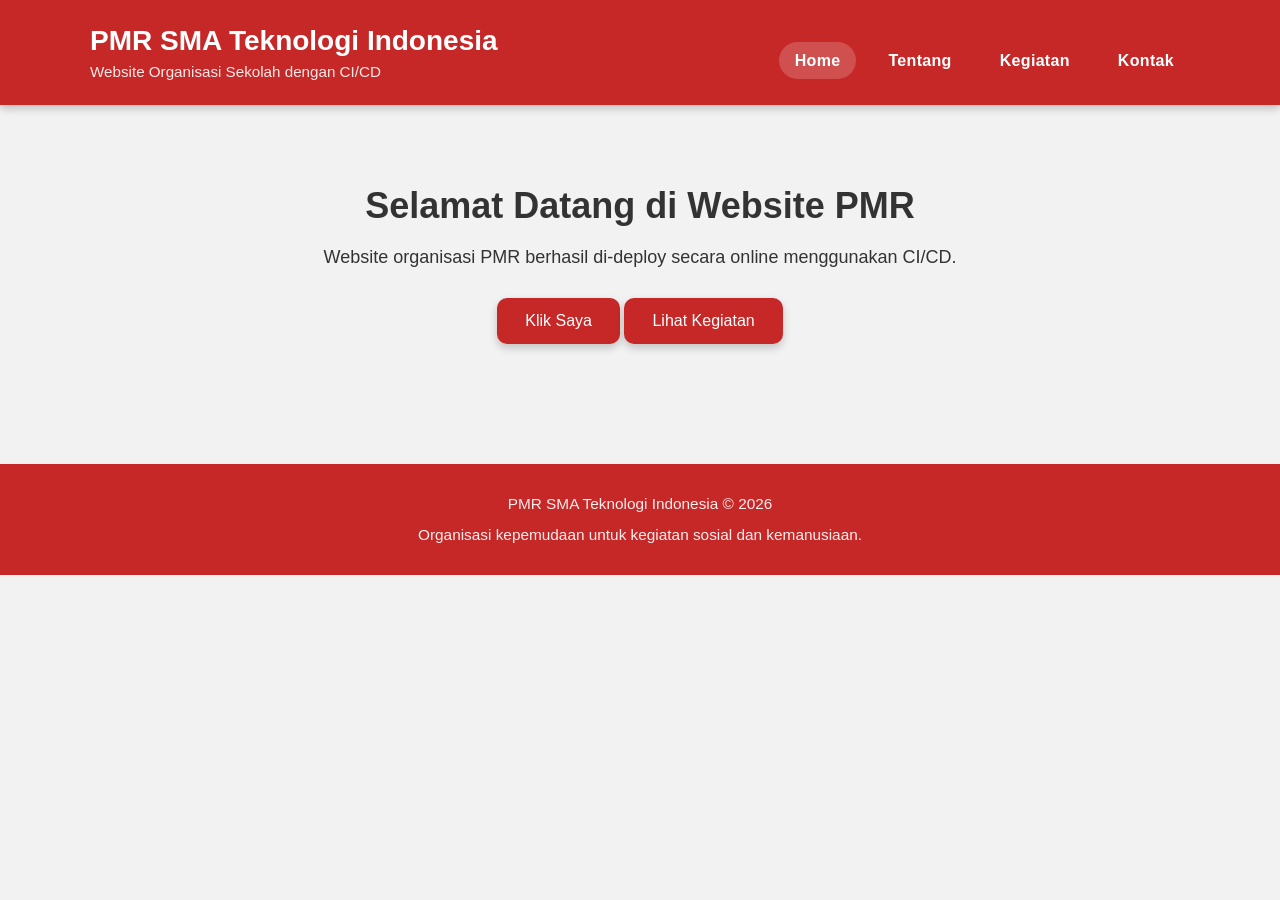
<file: index.html>
<!DOCTYPE html>
<html lang="id">
<head>
    <meta charset="UTF-8">
    <meta name="viewport" content="width=device-width, initial-scale=1.0">
    <title>PMR SMA Teknologi Indonesia</title>

    <link rel="stylesheet" href="style.css">
</head>
<body>

    <!-- HEADER -->
    <header>
        <div class="container header-bar">

            <div class="brand">
                <h1>PMR SMA Teknologi Indonesia</h1>
                <p>Website Organisasi Sekolah dengan CI/CD</p>
            </div>

            <nav>
                <ul>
                    <li><a class="active" href="index.html">Home</a></li>
                    <li><a href="tentang.html">Tentang</a></li>
                    <li><a href="kegiatan.html">Kegiatan</a></li>
                    <li><a href="kontak.html">Kontak</a></li>
                </ul>
            </nav>

        </div>
    </header>

    <!-- SECTION HOME -->
    <section id="home" class="hero">

        <div class="container">

            <h2>Selamat Datang di Website PMR</h2>

            <p>
                Website organisasi PMR berhasil di-deploy secara online menggunakan CI/CD.
            </p>

            <!-- TOMBOL -->
            <button onclick="pesan()">Klik Saya</button>

            <a href="kegiatan.html">
                <button>Lihat Kegiatan</button>
            </a>

        </div>

    </section>

    <!-- FOOTER -->
    <footer>
        <div class="container">
            <p>PMR SMA Teknologi Indonesia © 2026</p>
            <p>Organisasi kepemudaan untuk kegiatan sosial dan kemanusiaan.</p>
        </div>
    </footer>

    <!-- JAVASCRIPT -->
    <script src="script.js"></script>

</body>
</html>
</file>
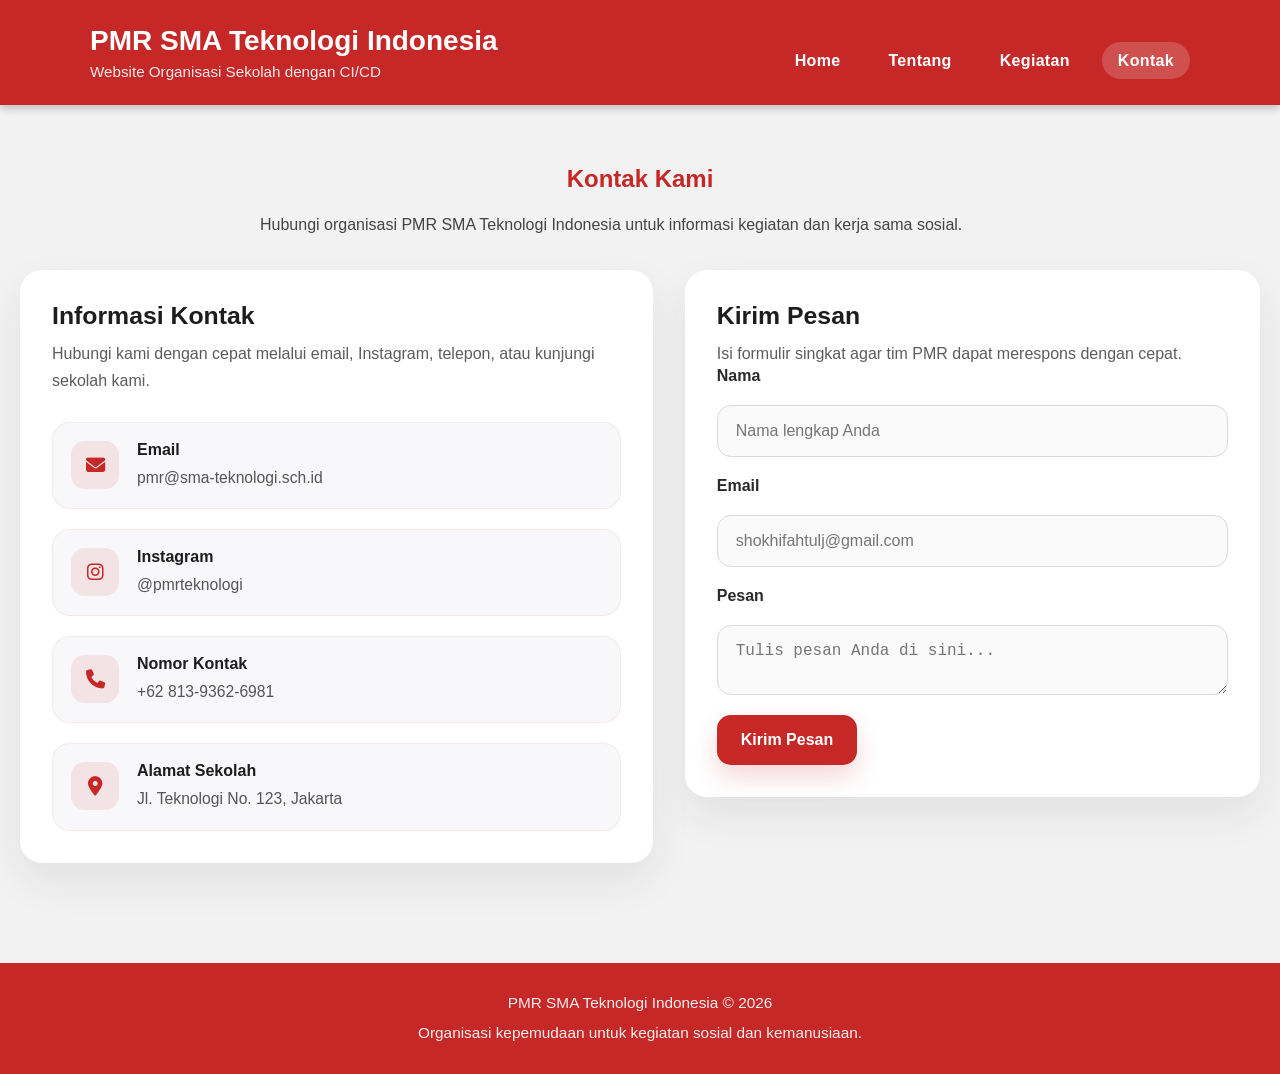
<file: kontak.html>
<!DOCTYPE html>
<html lang="id">
<head>
    <meta charset="UTF-8">
    <meta name="viewport" content="width=device-width, initial-scale=1.0">
    <title>Kontak - PMR SMA Teknologi Indonesia</title>

    <link rel="stylesheet" href="style.css">
    <link rel="stylesheet" href="https://cdnjs.cloudflare.com/ajax/libs/font-awesome/6.5.0/css/all.min.css" integrity="sha512-dY4h5D3a8X9x0t+r6JZQlGeauAF5Iwxg3gkO9zLvHk6CQYfOZy9ZT0Q7C3z4P5NIPo7TkTSwRpiu+Rme4UqWAg==" crossorigin="anonymous" referrerpolicy="no-referrer" />
</head>
<body>

    <!-- HEADER -->
    <header>
        <div class="container header-bar">
            <div class="brand">
                <h1>PMR SMA Teknologi Indonesia</h1>
                <p>Website Organisasi Sekolah dengan CI/CD</p>
            </div>
            <nav>
                <ul>
                    <li><a href="index.html">Home</a></li>
                    <li><a href="tentang.html">Tentang</a></li>
                    <li><a href="kegiatan.html">Kegiatan</a></li>
                    <li><a class="active" href="kontak.html">Kontak</a></li>
                </ul>
            </nav>
        </div>
    </header>

    <!-- SECTION KONTAK -->
    <section id="kontak" class="content">
        <div class="container">
                <h2>Kontak Kami</h2>
                
                <p>Hubungi organisasi PMR SMA Teknologi Indonesia untuk informasi kegiatan dan kerja sama sosial.</p>
            </div>

            <div class="contact-grid">
                <div class="contact-card info-card">
                    <div class="contact-card-header">
                        <h3>Informasi Kontak</h3>
                        <p>Hubungi kami dengan cepat melalui email, Instagram, telepon, atau kunjungi sekolah kami.</p>
                    </div>

                    <div class="contact-info-list">
                        <div class="contact-info-item">
                            <span class="icon"><i class="fa-solid fa-envelope"></i></span>
                            <div>
                                <h4>Email</h4>
                                <p>pmr@sma-teknologi.sch.id</p>
                            </div>
                        </div>
                        <div class="contact-info-item">
                            <span class="icon"><i class="fa-brands fa-instagram"></i></span>
                            <div>
                                <h4>Instagram</h4>
                                <p>@pmrteknologi</p>
                            </div>
                        </div>
                        <div class="contact-info-item">
                            <span class="icon"><i class="fa-solid fa-phone"></i></span>
                            <div>
                                <h4>Nomor Kontak</h4>
                                <p>+62 813-9362-6981</p>
                            </div>
                        </div>
                        <div class="contact-info-item">
                            <span class="icon"><i class="fa-solid fa-location-dot"></i></span>
                            <div>
                                <h4>Alamat Sekolah</h4>
                                <p>Jl. Teknologi No. 123, Jakarta</p>
                            </div>
                        </div>
                    </div>
                </div>

                <div class="contact-card form-card">
                    <div class="contact-card-header">
                        <h3>Kirim Pesan</h3>
                        <p>Isi formulir singkat agar tim PMR dapat merespons dengan cepat.</p>
                    </div>
                    <form>
                        <label for="nama">Nama</label>
                        <input type="text" id="nama" name="nama" placeholder="Nama lengkap Anda" required>

                        <label for="email">Email</label>
                        <input type="email" id="email" name="email" placeholder="shokhifahtulj@gmail.com" required>

                        <label for="pesan">Pesan</label>
                        <textarea id="pesan" name="pesan" placeholder="Tulis pesan Anda di sini..." required></textarea>

                        <button type="submit">Kirim Pesan</button>
                    </form>
                </div>
            </div>
        </div>
    </section>

    <footer>
        <div class="container">
            <p>PMR SMA Teknologi Indonesia © 2026</p>
            <p>Organisasi kepemudaan untuk kegiatan sosial dan kemanusiaan.</p>
        </div>
    </footer>

    <script src="script.js"></footer>
</body>
</html>
</file>
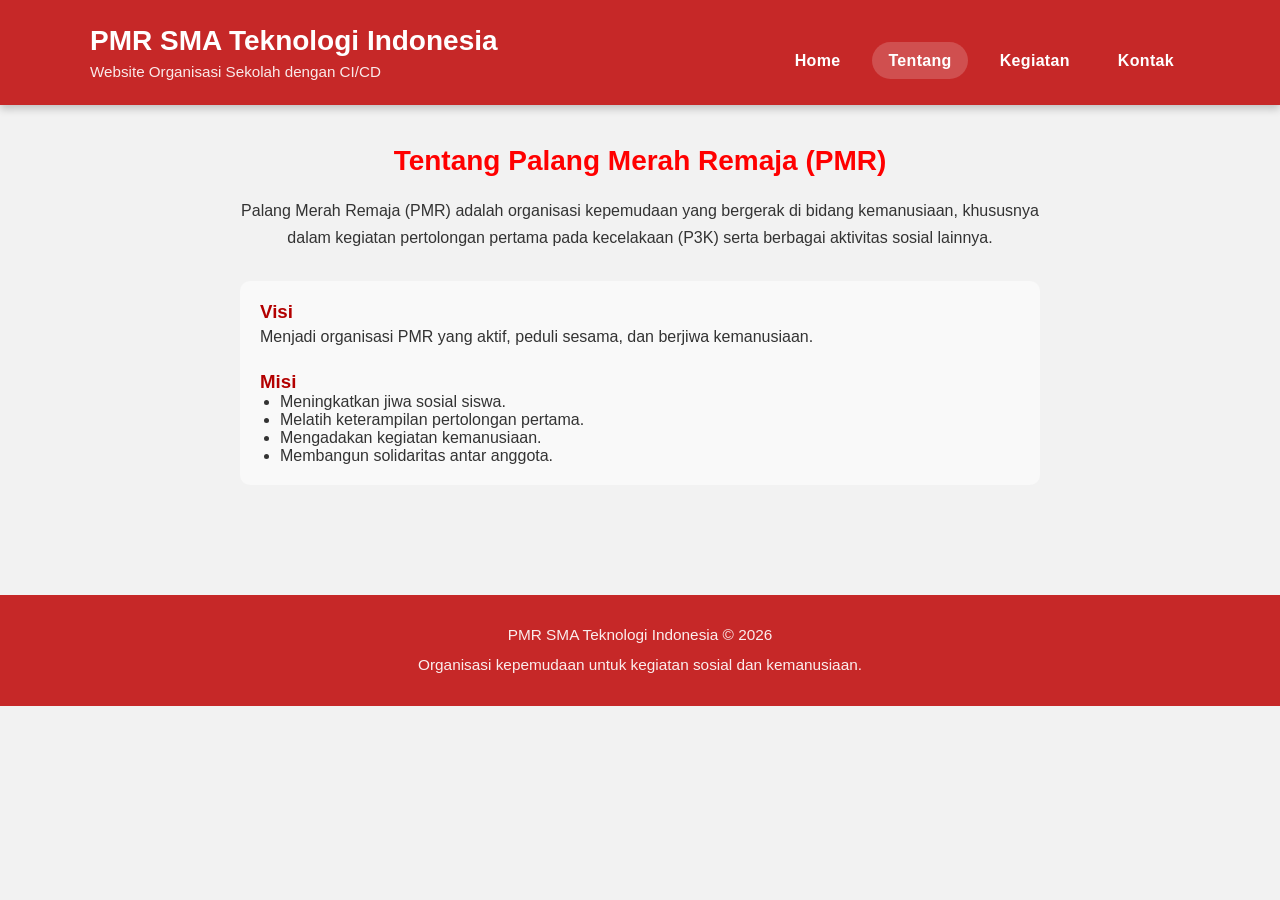
<file: tentang.html>
<!DOCTYPE html>
<html lang="id">
<head>
    <meta charset="UTF-8">
    <meta name="viewport" content="width=device-width, initial-scale=1.0">
    <title>Tentang - PMR SMA Teknologi Indonesia</title>

    <link rel="stylesheet" href="style.css">

    <style>
        .about-pmr {
            text-align: center;
            padding: 40px 20px;
        }

        .about-pmr h2 {
            color: red;
            margin-bottom: 20px;
            font-size: 28px;
        }

        .about-pmr p {
            max-width: 800px;
            margin: 0 auto 20px auto;
            line-height: 1.7;
        }

        .about-box {
            max-width: 800px;
            margin: 30px auto;
            text-align: left;
            background: #f9f9f9;
            padding: 20px;
            border-radius: 10px;
        }

        .about-box h3 {
            color: #b30000;
        }

        .about-box ul {
            padding-left: 20px;
        }
    </style>
</head>
<body>

<!-- HEADER -->
<header>
    <div class="container header-bar">
        <div class="brand">
            <h1>PMR SMA Teknologi Indonesia</h1>
            <p>Website Organisasi Sekolah dengan CI/CD</p>
        </div>

        <nav>
            <ul>
                <li><a href="index.html">Home</a></li>
                <li><a class="active" href="tentang.html">Tentang</a></li>
                <li><a href="kegiatan.html">Kegiatan</a></li>
                <li><a href="kontak.html">Kontak</a></li>
            </ul>
        </nav>
    </div>
</header>

<!-- SECTION TENTANG -->
<section class="about-pmr">

    <h2>Tentang Palang Merah Remaja (PMR)</h2>

    <p>
        Palang Merah Remaja (PMR) adalah organisasi kepemudaan yang bergerak di bidang kemanusiaan,
        khususnya dalam kegiatan pertolongan pertama pada kecelakaan (P3K) serta berbagai aktivitas sosial lainnya.
    </p>

    <div class="about-box">
        <h3>Visi</h3>
        <p>Menjadi organisasi PMR yang aktif, peduli sesama, dan berjiwa kemanusiaan.</p>

        <h3>Misi</h3>
        <ul>
            <li>Meningkatkan jiwa sosial siswa.</li>
            <li>Melatih keterampilan pertolongan pertama.</li>
            <li>Mengadakan kegiatan kemanusiaan.</li>
            <li>Membangun solidaritas antar anggota.</li>
        </ul>
    </div>

</section>

<!-- FOOTER -->
<footer>
    <div class="container">
        <p>PMR SMA Teknologi Indonesia © 2026</p>
        <p>Organisasi kepemudaan untuk kegiatan sosial dan kemanusiaan.</p>
    </div>
</footer>

<script src="script.js"></script>

</body>
</html>
</file>
<file: style.css>
* {
    margin: 0;
    padding: 0;
    box-sizing: border-box;
}

body {
    font-family: Arial, sans-serif;
    background-color: #f2f2f2;
    color: #333;
    scroll-behavior: smooth;
}

.container {
    width: 90%;
    max-width: 1100px;
    margin: auto;
}

/* HEADER */

header {
    background-color: #c62828;
    color: white;
    padding: 25px 0;
    text-align: center;
    box-shadow: 0 4px 8px rgba(0,0,0,0.2);
}

header h1 {
    margin-bottom: 10px;
}

nav {
    display: flex;
    justify-content: center;
    align-items: center;
}

nav ul {
    list-style: none;
    margin-top: 16px;
    display: flex;
    gap: 16px;
    flex-wrap: wrap;
    justify-content: center;
    padding: 0;
}

nav ul li {
    margin: 0;
}

nav ul li a {
    text-decoration: none;
    color: white;
    font-weight: 600;
    transition: 0.25s ease;
    padding: 10px 16px;
    border-radius: 999px;
    letter-spacing: 0.02em;
}

nav ul li a:hover,
nav ul li a.active {
    background-color: rgba(255, 255, 255, 0.18);
    color: #fff;
}

/* HERO */

.hero {
    text-align: center;
    padding: 80px 20px;
}

.hero h2 {
    font-size: 36px;
    margin-bottom: 20px;
}

.hero p {
    font-size: 18px;
    margin-bottom: 30px;
}

button {
    background-color: #c62828;
    color: white;
    border: none;
    padding: 14px 28px;
    border-radius: 10px;
    cursor: pointer;
    font-size: 16px;
    transition: 0.3s;
    box-shadow: 0 4px 8px rgba(0,0,0,0.2);
}

button:hover {
    background-color: #8e0000;
    transform: scale(1.05);
}

/* CONTENT */

.content {
    padding: 60px 20px;
}

.content h2 {
    margin-bottom: 18px;
    color: #c62828;
    text-align: center;
}

.content p {
    max-width: 760px;
    margin: 0 auto 30px;
    color: #444;
    line-height: 1.8;
    font-size: 1rem;
}

.header-bar {
    display: flex;
    justify-content: space-between;
    align-items: center;
    gap: 30px;
}

.header-bar .brand {
    text-align: left;
}

.header-bar h1 {
    font-size: 1.75rem;
    margin-bottom: 6px;
}

.header-bar p {
    font-size: 0.95rem;
    opacity: 0.9;
}

.contact-section {
    background-color: #f5f5f7;
}

.contact-intro {
    max-width: 760px;
    margin: 0 auto 40px;
    text-align: center;
}

.contact-intro .eyebrow {
    color: #c62828;
    text-transform: uppercase;
    letter-spacing: 1px;
    font-size: 0.82rem;
    margin-bottom: 12px;
    display: inline-block;
}

.contact-intro h2 {
    font-size: 2.5rem;
    margin-bottom: 14px;
    color: #1f1f1f;
}

.contact-intro p {
    margin-bottom: 0;
    color: #4f4f4f;
    line-height: 1.75;
    font-size: 1.05rem;
}

.kegiatan-list {
    display: grid;
    grid-template-columns: repeat(auto-fit, minmax(260px, 1fr));
    gap: 24px;
    align-items: stretch;
    margin-top: 20px;
}

.kegiatan-card {
    transition: transform 0.3s ease, box-shadow 0.3s ease;
}

.kegiatan-card:hover {
    transform: translateY(-5px);
    box-shadow: 0 24px 35px rgba(0, 0, 0, 0.14);
}

.card-image {
    overflow: hidden;
    border-radius: 15px 15px 0 0;
}

.card-image img,
.kegiatan-card img {
    width: 100%;
    height: 240px;
    object-fit: cover;
    display: block;
    transition: transform 0.5s ease;
}

.kegiatan-card:hover .card-image img {
    transform: scale(1.05);
}

.contact-grid {
    display: grid;
    grid-template-columns: 1.1fr 1fr;
    gap: 32px;
    align-items: start;
}

.contact-card {
    background-color: #ffffff;
    border-radius: 22px;
    box-shadow: 0 18px 40px rgba(33, 33, 33, 0.08);
    padding: 32px;
    transition: transform 0.25s ease, box-shadow 0.25s ease;
}

.contact-card:hover {
    transform: translateY(-6px);
    box-shadow: 0 24px 50px rgba(33, 33, 33, 0.1);
}

.contact-card-header h3 {
    margin-bottom: 10px;
    color: #1d1d1d;
    font-size: 1.55rem;
}

.contact-card-header p {
    margin: 0;
    color: #5c5c5c;
    line-height: 1.7;
}

.contact-info-list {
    margin-top: 28px;
    display: grid;
    gap: 20px;
}

.contact-info-item {
    display: flex;
    align-items: flex-start;
    gap: 18px;
    padding: 18px;
    border-radius: 18px;
    background-color: #f8f8fa;
    border: 1px solid rgba(198, 40, 40, 0.08);
}

.contact-info-item .icon {
    width: 48px;
    height: 48px;
    border-radius: 14px;
    display: grid;
    place-items: center;
    background-color: rgba(198, 40, 40, 0.1);
    color: #c62828;
    font-size: 1.2rem;
}

.contact-info-item h4 {
    margin: 0 0 6px;
    font-size: 1rem;
    color: #1d1d1d;
}

.contact-info-item p {
    margin: 0;
    color: #555;
    font-size: 0.98rem;
    line-height: 1.6;
}

form {
    display: grid;
    gap: 20px;
}

input,
textarea {
    width: 100%;
    padding: 16px 18px;
    border: 1px solid #dadada;
    border-radius: 14px;
    font-size: 1rem;
    background-color: #fafafa;
    transition: border-color 0.25s ease, box-shadow 0.25s ease, transform 0.25s ease;
}

input:focus,
textarea:focus {
    outline: none;
    border-color: #c62828;
    box-shadow: 0 0 0 4px rgba(198, 40, 40, 0.12);
    transform: translateY(-1px);
    background-color: #fff;
}

label {
    font-weight: 600;
    color: #2a2a2a;
}

button[type="submit"] {
    cursor: pointer;
    background-color: #c62828;
    color: #fff;
    border: none;
    padding: 16px 24px;
    border-radius: 14px;
    font-size: 1rem;
    font-weight: 700;
    box-shadow: 0 12px 24px rgba(198, 40, 40, 0.18);
    transition: transform 0.25s ease, background-color 0.25s ease;
    width: fit-content;
}

button[type="submit"]:hover {
    background-color: #a32020;
    transform: translateY(-2px);
}

@media (max-width: 992px) {
    .contact-grid {
        grid-template-columns: 1fr;
    }
}

@media (max-width: 768px) {
    .header-bar {
        flex-direction: column;
        text-align: center;
    }

    .header-bar .brand {
        width: 100%;
    }

    nav ul {
        justify-content: center;
    }

    .contact-intro h2 {
        font-size: 2rem;
    }

    .contact-card {
        padding: 24px;
    }
}

/* FOOTER */

footer {
    background-color: #c62828;
    color: white;
    text-align: center;
    padding: 22px 20px;
    margin-top: 40px;
}

footer p {
    margin: 6px 0;
    color: rgba(255,255,255,0.92);
    font-size: 0.96rem;
    line-height: 1.6;
}

/* RESPONSIVE */

@media (max-width: 768px) {

    nav ul li {
        display: block;
        margin: 10px 0;
    }

    .hero h2 {
        font-size: 28px;
    }

    .hero p {
        font-size: 16px;
    }
}
</file>
